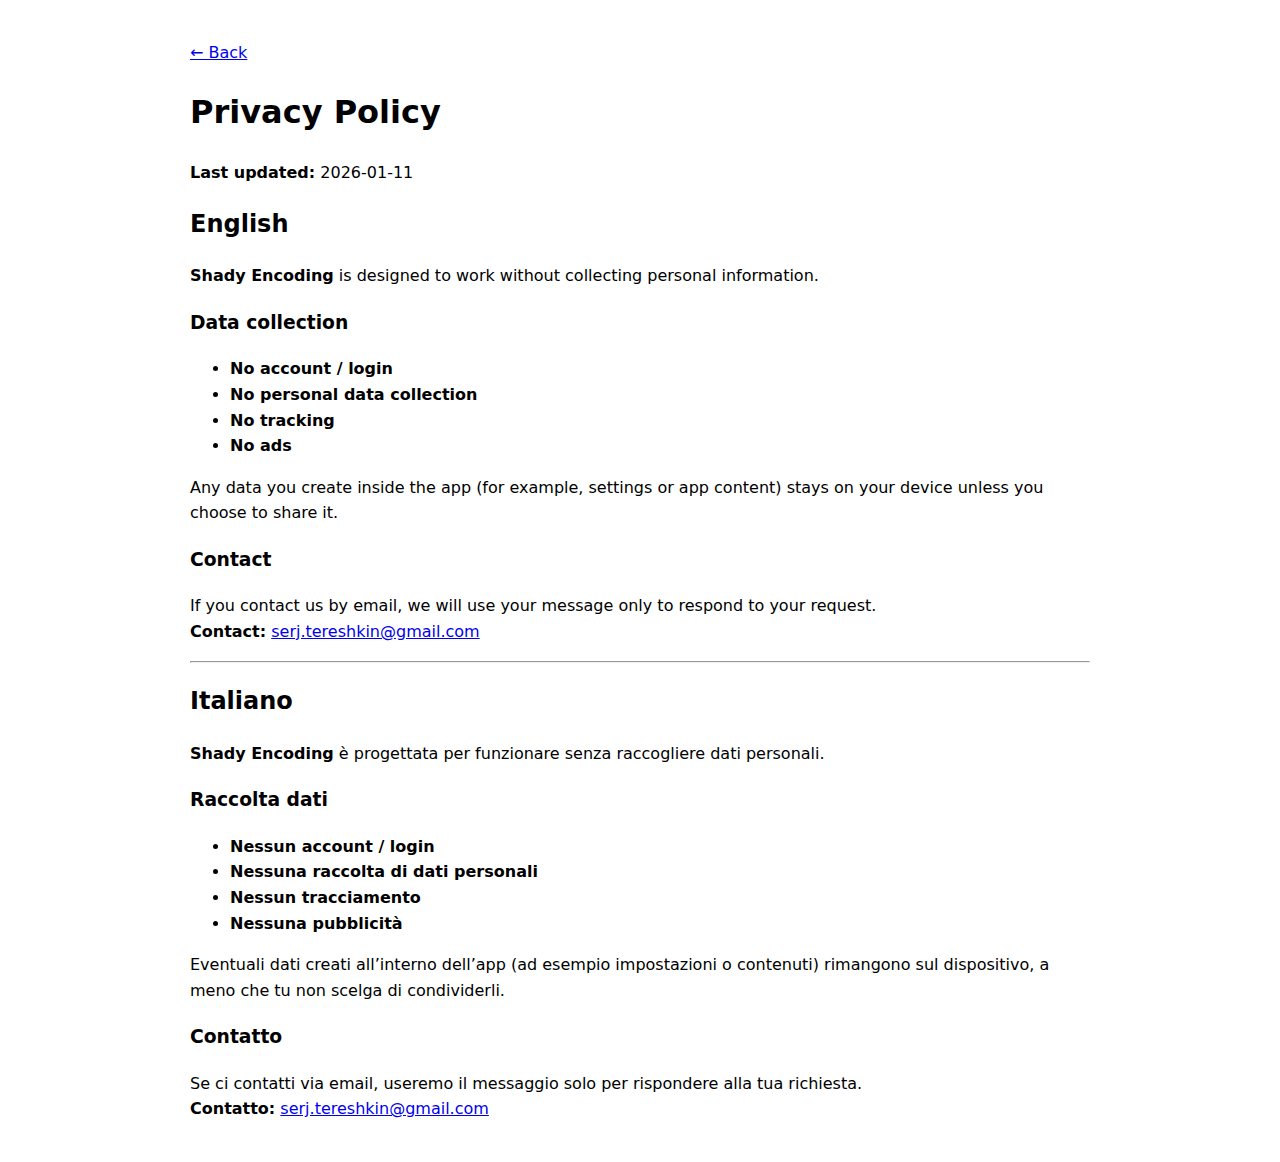
<file: encoding/privacy.html>
<!doctype html>
<html lang="en">
<head>
  <meta charset="utf-8" />
  <meta name="viewport" content="width=device-width,initial-scale=1" />
  <title>Privacy Policy</title>
</head>
<body style="font-family:system-ui,-apple-system,Segoe UI,Roboto,Helvetica,Arial;padding:24px;max-width:900px;margin:0 auto;line-height:1.6;">
  <p><a href="../">← Back</a></p>
  <h1>Privacy Policy</h1>
  <p><strong>Last updated:</strong> 2026-01-11</p>

  <h2>English</h2>
  <p>
    <strong>Shady Encoding</strong> is designed to work without collecting personal information.
  </p>

  <h3>Data collection</h3>
  <ul>
    <li><strong>No account / login</strong></li>
    <li><strong>No personal data collection</strong></li>
    <li><strong>No tracking</strong></li>
    <li><strong>No ads</strong></li>
  </ul>

  <p>
    Any data you create inside the app (for example, settings or app content) stays on your device unless you choose to share it.
  </p>

  <h3>Contact</h3>
  <p>
    If you contact us by email, we will use your message only to respond to your request.<br/>
    <strong>Contact:</strong> <a href="mailto:serj.tereshkin@gmail.com">serj.tereshkin@gmail.com</a>
  </p>

  <hr />

  <h2>Italiano</h2>
  <p>
    <strong>Shady Encoding</strong> è progettata per funzionare senza raccogliere dati personali.
  </p>

  <h3>Raccolta dati</h3>
  <ul>
    <li><strong>Nessun account / login</strong></li>
    <li><strong>Nessuna raccolta di dati personali</strong></li>
    <li><strong>Nessun tracciamento</strong></li>
    <li><strong>Nessuna pubblicità</strong></li>
  </ul>

  <p>
    Eventuali dati creati all’interno dell’app (ad esempio impostazioni o contenuti) rimangono sul dispositivo,
    a meno che tu non scelga di condividerli.
  </p>

  <h3>Contatto</h3>
  <p>
    Se ci contatti via email, useremo il messaggio solo per rispondere alla tua richiesta.<br/>
    <strong>Contatto:</strong> <a href="mailto:serj.tereshkin@gmail.com">serj.tereshkin@gmail.com</a>
  </p>
</body>
</html>
</file>
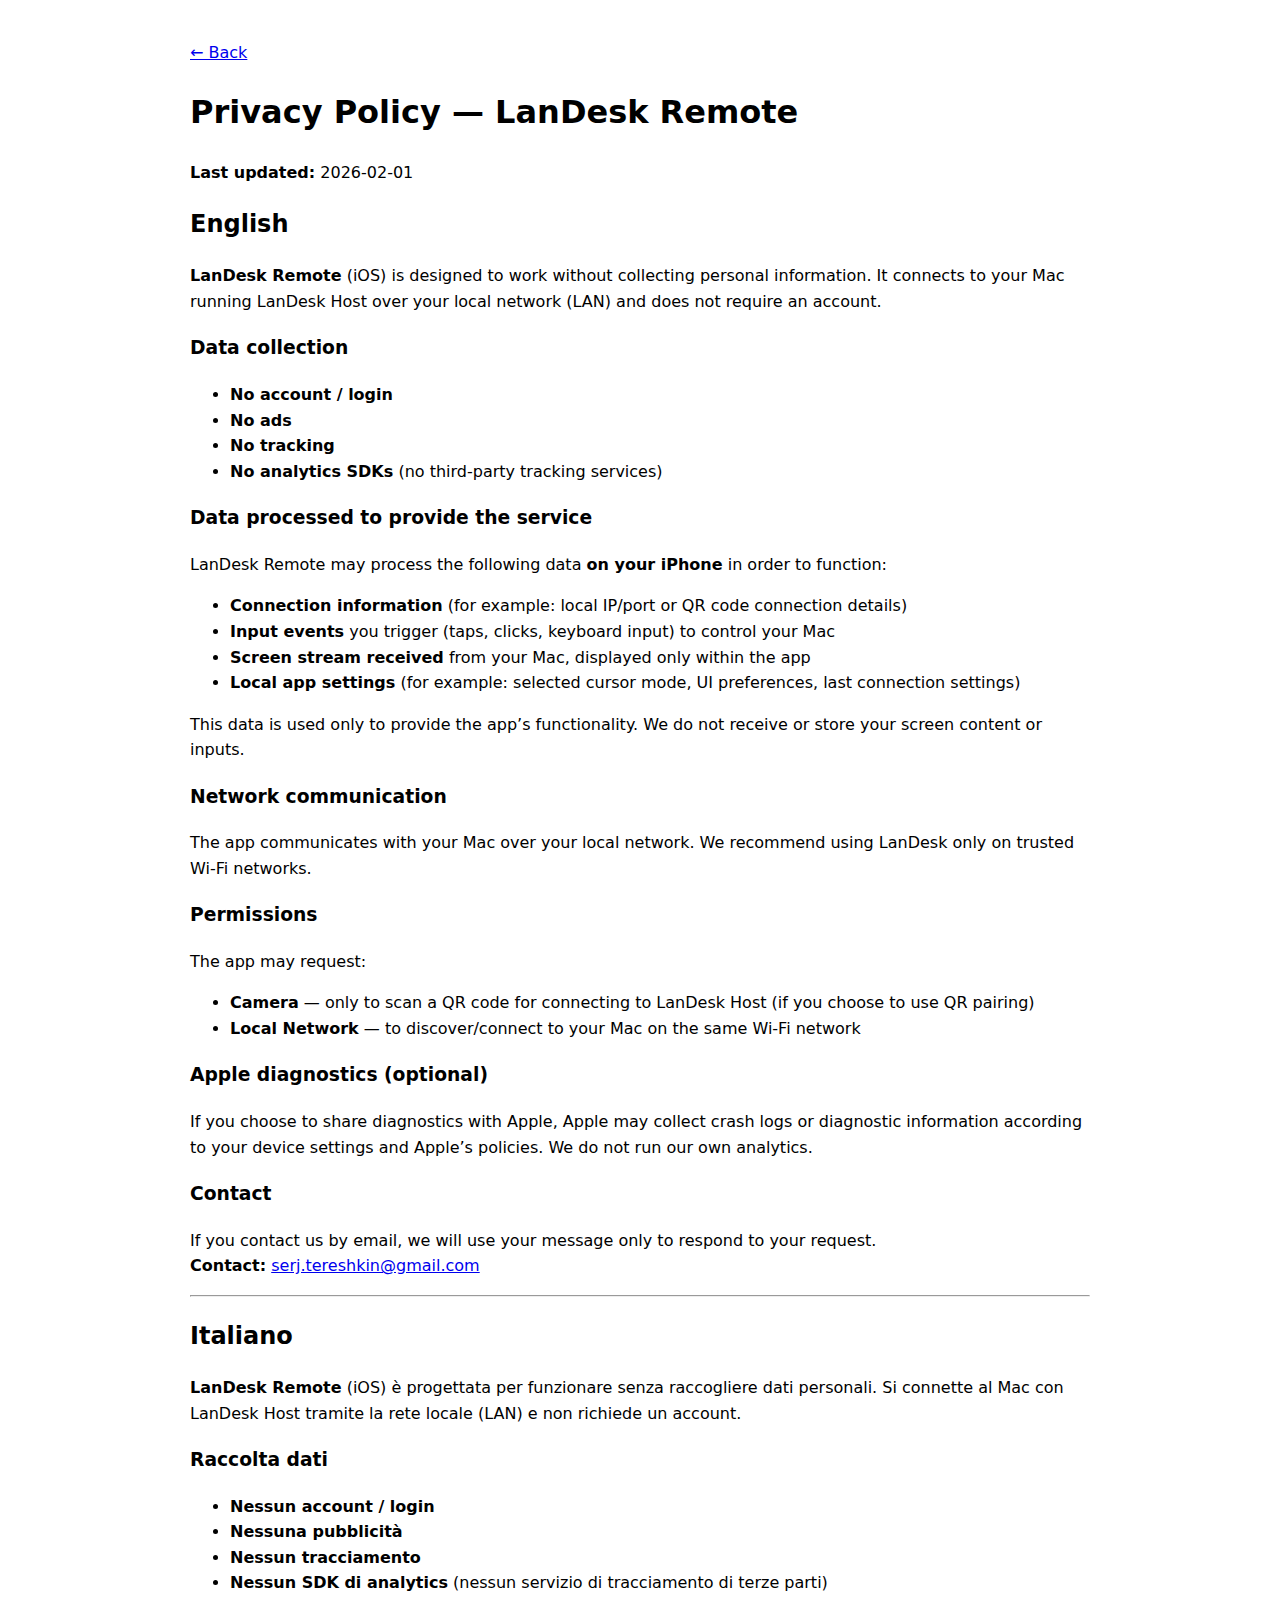
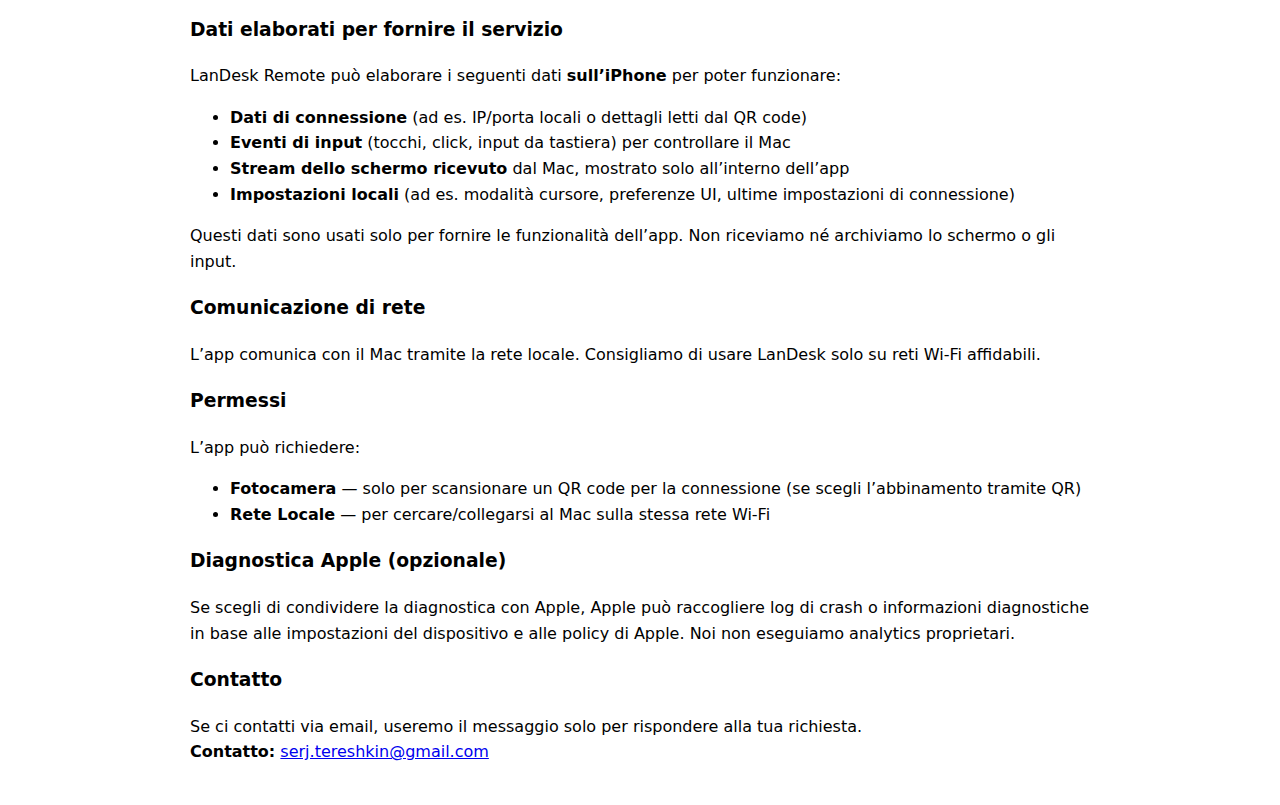
<file: landesk-remote/privacy.html>
<!doctype html>
<html lang="en">
<head>
  <meta charset="utf-8" />
  <meta name="viewport" content="width=device-width,initial-scale=1" />
  <title>Privacy Policy — LanDesk Remote</title>
</head>
<body style="font-family:system-ui,-apple-system,Segoe UI,Roboto,Helvetica,Arial;padding:24px;max-width:900px;margin:0 auto;line-height:1.6;">
  <p><a href="../">← Back</a></p>

  <h1>Privacy Policy — LanDesk Remote</h1>
  <p><strong>Last updated:</strong> 2026-02-01</p>

  <h2>English</h2>
  <p>
    <strong>LanDesk Remote</strong> (iOS) is designed to work without collecting personal information.
    It connects to your Mac running LanDesk Host over your local network (LAN) and does not require an account.
  </p>

  <h3>Data collection</h3>
  <ul>
    <li><strong>No account / login</strong></li>
    <li><strong>No ads</strong></li>
    <li><strong>No tracking</strong></li>
    <li><strong>No analytics SDKs</strong> (no third-party tracking services)</li>
  </ul>

  <h3>Data processed to provide the service</h3>
  <p>
    LanDesk Remote may process the following data <strong>on your iPhone</strong> in order to function:
  </p>
  <ul>
    <li><strong>Connection information</strong> (for example: local IP/port or QR code connection details)</li>
    <li><strong>Input events</strong> you trigger (taps, clicks, keyboard input) to control your Mac</li>
    <li><strong>Screen stream received</strong> from your Mac, displayed only within the app</li>
    <li><strong>Local app settings</strong> (for example: selected cursor mode, UI preferences, last connection settings)</li>
  </ul>
  <p>
    This data is used only to provide the app’s functionality. We do not receive or store your screen content or inputs.
  </p>

  <h3>Network communication</h3>
  <p>
    The app communicates with your Mac over your local network. We recommend using LanDesk only on trusted Wi-Fi networks.
  </p>

  <h3>Permissions</h3>
  <p>
    The app may request:
  </p>
  <ul>
    <li><strong>Camera</strong> — only to scan a QR code for connecting to LanDesk Host (if you choose to use QR pairing)</li>
    <li><strong>Local Network</strong> — to discover/connect to your Mac on the same Wi-Fi network</li>
  </ul>

  <h3>Apple diagnostics (optional)</h3>
  <p>
    If you choose to share diagnostics with Apple, Apple may collect crash logs or diagnostic information according to
    your device settings and Apple’s policies. We do not run our own analytics.
  </p>

  <h3>Contact</h3>
  <p>
    If you contact us by email, we will use your message only to respond to your request.<br/>
    <strong>Contact:</strong> <a href="mailto:serj.tereshkin@gmail.com">serj.tereshkin@gmail.com</a>
  </p>

  <hr />

  <h2>Italiano</h2>
  <p>
    <strong>LanDesk Remote</strong> (iOS) è progettata per funzionare senza raccogliere dati personali.
    Si connette al Mac con LanDesk Host tramite la rete locale (LAN) e non richiede un account.
  </p>

  <h3>Raccolta dati</h3>
  <ul>
    <li><strong>Nessun account / login</strong></li>
    <li><strong>Nessuna pubblicità</strong></li>
    <li><strong>Nessun tracciamento</strong></li>
    <li><strong>Nessun SDK di analytics</strong> (nessun servizio di tracciamento di terze parti)</li>
  </ul>

  <h3>Dati elaborati per fornire il servizio</h3>
  <p>
    LanDesk Remote può elaborare i seguenti dati <strong>sull’iPhone</strong> per poter funzionare:
  </p>
  <ul>
    <li><strong>Dati di connessione</strong> (ad es. IP/porta locali o dettagli letti dal QR code)</li>
    <li><strong>Eventi di input</strong> (tocchi, click, input da tastiera) per controllare il Mac</li>
    <li><strong>Stream dello schermo ricevuto</strong> dal Mac, mostrato solo all’interno dell’app</li>
    <li><strong>Impostazioni locali</strong> (ad es. modalità cursore, preferenze UI, ultime impostazioni di connessione)</li>
  </ul>
  <p>
    Questi dati sono usati solo per fornire le funzionalità dell’app. Non riceviamo né archiviamo lo schermo o gli input.
  </p>

  <h3>Comunicazione di rete</h3>
  <p>
    L’app comunica con il Mac tramite la rete locale. Consigliamo di usare LanDesk solo su reti Wi-Fi affidabili.
  </p>

  <h3>Permessi</h3>
  <p>
    L’app può richiedere:
  </p>
  <ul>
    <li><strong>Fotocamera</strong> — solo per scansionare un QR code per la connessione (se scegli l’abbinamento tramite QR)</li>
    <li><strong>Rete Locale</strong> — per cercare/collegarsi al Mac sulla stessa rete Wi-Fi</li>
  </ul>

  <h3>Diagnostica Apple (opzionale)</h3>
  <p>
    Se scegli di condividere la diagnostica con Apple, Apple può raccogliere log di crash o informazioni diagnostiche
    in base alle impostazioni del dispositivo e alle policy di Apple. Noi non eseguiamo analytics proprietari.
  </p>

  <h3>Contatto</h3>
  <p>
    Se ci contatti via email, useremo il messaggio solo per rispondere alla tua richiesta.<br/>
    <strong>Contatto:</strong> <a href="mailto:serj.tereshkin@gmail.com">serj.tereshkin@gmail.com</a>
  </p>
</body>
</html>
</file>
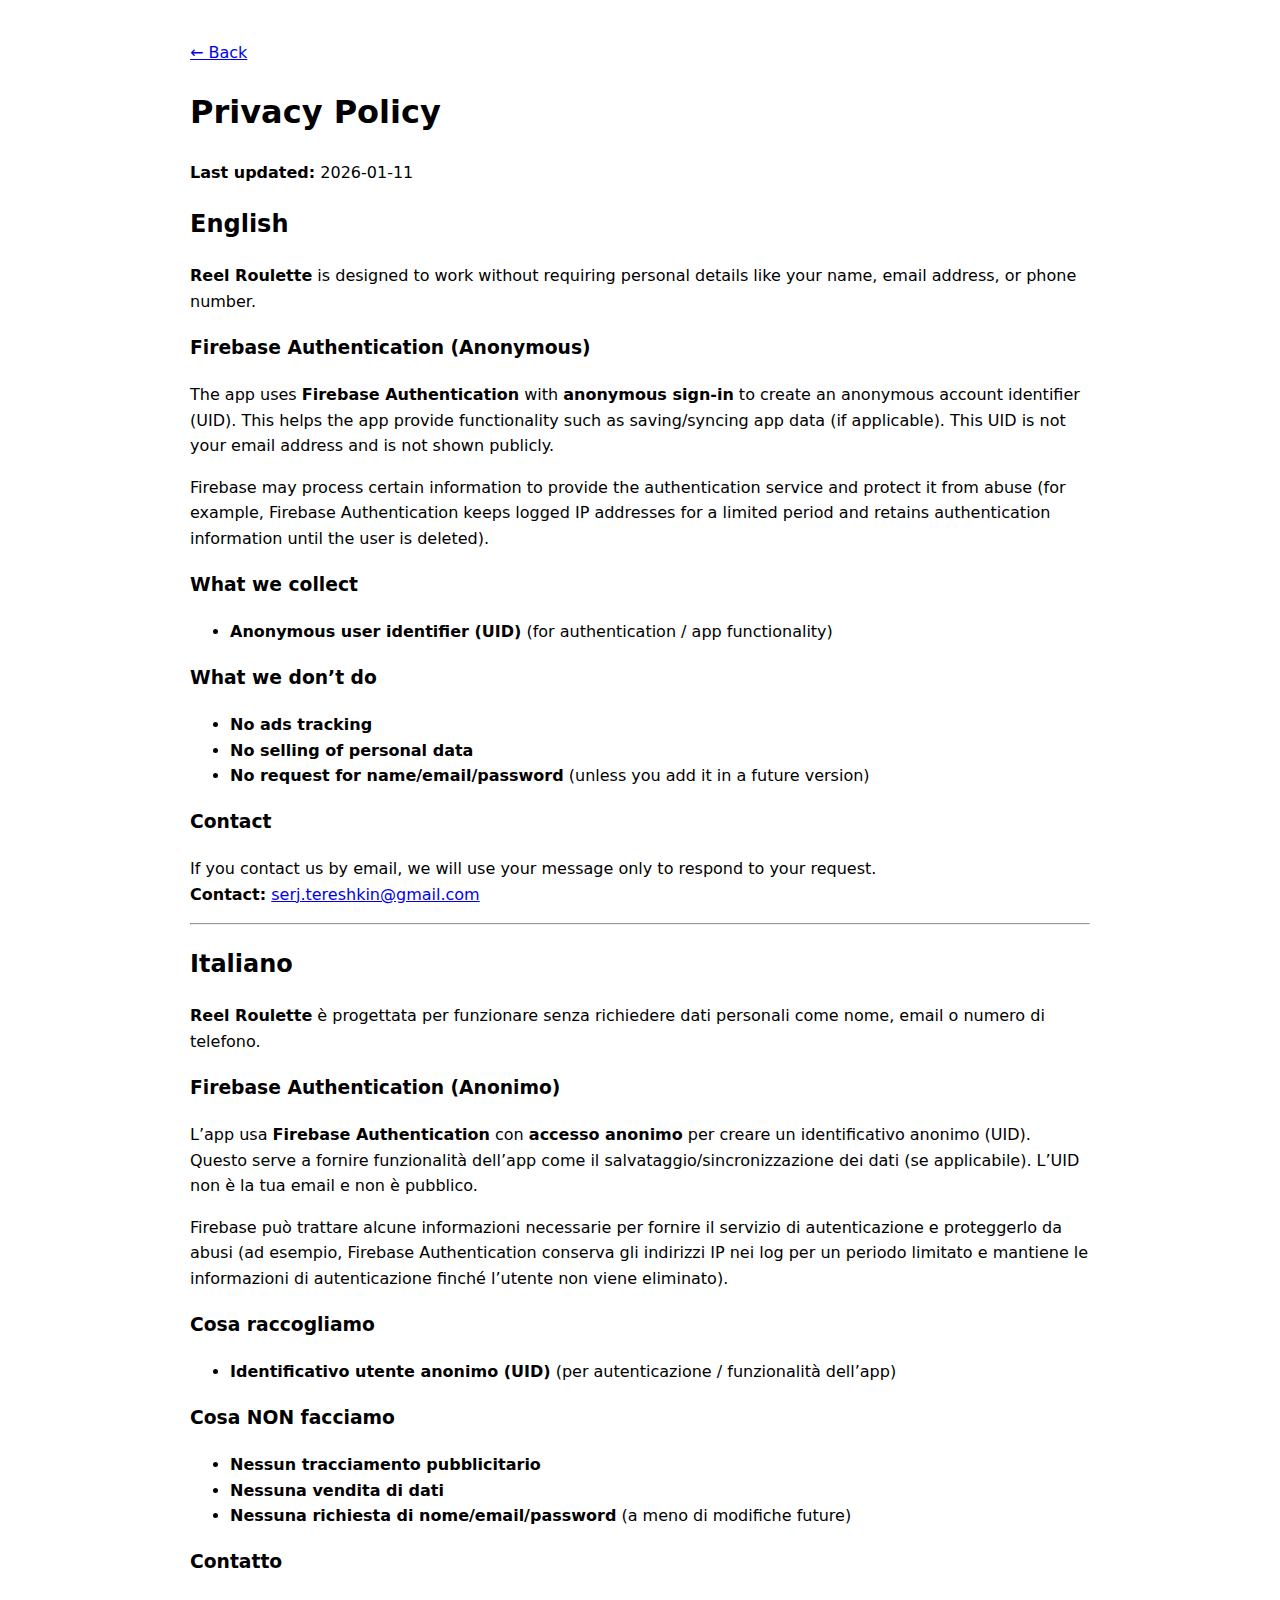
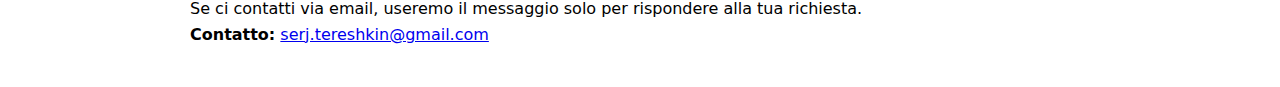
<file: reel-roulette/privacy.html>
<!doctype html>
<html lang="en">
<head>
  <meta charset="utf-8" />
  <meta name="viewport" content="width=device-width,initial-scale=1" />
  <title>Privacy Policy</title>
</head>
<body style="font-family:system-ui,-apple-system,Segoe UI,Roboto,Helvetica,Arial;padding:24px;max-width:900px;margin:0 auto;line-height:1.6;">
  <p><a href="../">← Back</a></p>
  <h1>Privacy Policy</h1>
  <p><strong>Last updated:</strong> 2026-01-11</p>

  <h2>English</h2>
  <p>
    <strong>Reel Roulette</strong> is designed to work without requiring personal details like your name, email address, or phone number.
  </p>

  <h3>Firebase Authentication (Anonymous)</h3>
  <p>
    The app uses <strong>Firebase Authentication</strong> with <strong>anonymous sign-in</strong> to create an
    anonymous account identifier (UID). This helps the app provide functionality such as saving/syncing app data (if applicable).
    This UID is not your email address and is not shown publicly.
  </p>
  <p>
    Firebase may process certain information to provide the authentication service and protect it from abuse (for example,
    Firebase Authentication keeps logged IP addresses for a limited period and retains authentication information until the user is deleted).
  </p>

  <h3>What we collect</h3>
  <ul>
    <li><strong>Anonymous user identifier (UID)</strong> (for authentication / app functionality)</li>
  </ul>

  <h3>What we don’t do</h3>
  <ul>
    <li><strong>No ads tracking</strong></li>
    <li><strong>No selling of personal data</strong></li>
    <li><strong>No request for name/email/password</strong> (unless you add it in a future version)</li>
  </ul>

  <h3>Contact</h3>
  <p>
    If you contact us by email, we will use your message only to respond to your request.<br/>
    <strong>Contact:</strong> <a href="mailto:serj.tereshkin@gmail.com">serj.tereshkin@gmail.com</a>
  </p>

  <hr />

  <h2>Italiano</h2>
  <p>
    <strong>Reel Roulette</strong> è progettata per funzionare senza richiedere dati personali come nome, email o numero di telefono.
  </p>

  <h3>Firebase Authentication (Anonimo)</h3>
  <p>
    L’app usa <strong>Firebase Authentication</strong> con <strong>accesso anonimo</strong> per creare un
    identificativo anonimo (UID). Questo serve a fornire funzionalità dell’app come il salvataggio/sincronizzazione dei dati (se applicabile).
    L’UID non è la tua email e non è pubblico.
  </p>
  <p>
    Firebase può trattare alcune informazioni necessarie per fornire il servizio di autenticazione e proteggerlo da abusi
    (ad esempio, Firebase Authentication conserva gli indirizzi IP nei log per un periodo limitato e mantiene le informazioni di autenticazione
    finché l’utente non viene eliminato).
  </p>

  <h3>Cosa raccogliamo</h3>
  <ul>
    <li><strong>Identificativo utente anonimo (UID)</strong> (per autenticazione / funzionalità dell’app)</li>
  </ul>

  <h3>Cosa NON facciamo</h3>
  <ul>
    <li><strong>Nessun tracciamento pubblicitario</strong></li>
    <li><strong>Nessuna vendita di dati</strong></li>
    <li><strong>Nessuna richiesta di nome/email/password</strong> (a meno di modifiche future)</li>
  </ul>

  <h3>Contatto</h3>
  <p>
    Se ci contatti via email, useremo il messaggio solo per rispondere alla tua richiesta.<br/>
    <strong>Contatto:</strong> <a href="mailto:serj.tereshkin@gmail.com">serj.tereshkin@gmail.com</a>
  </p>
</body>
</html>
</file>
